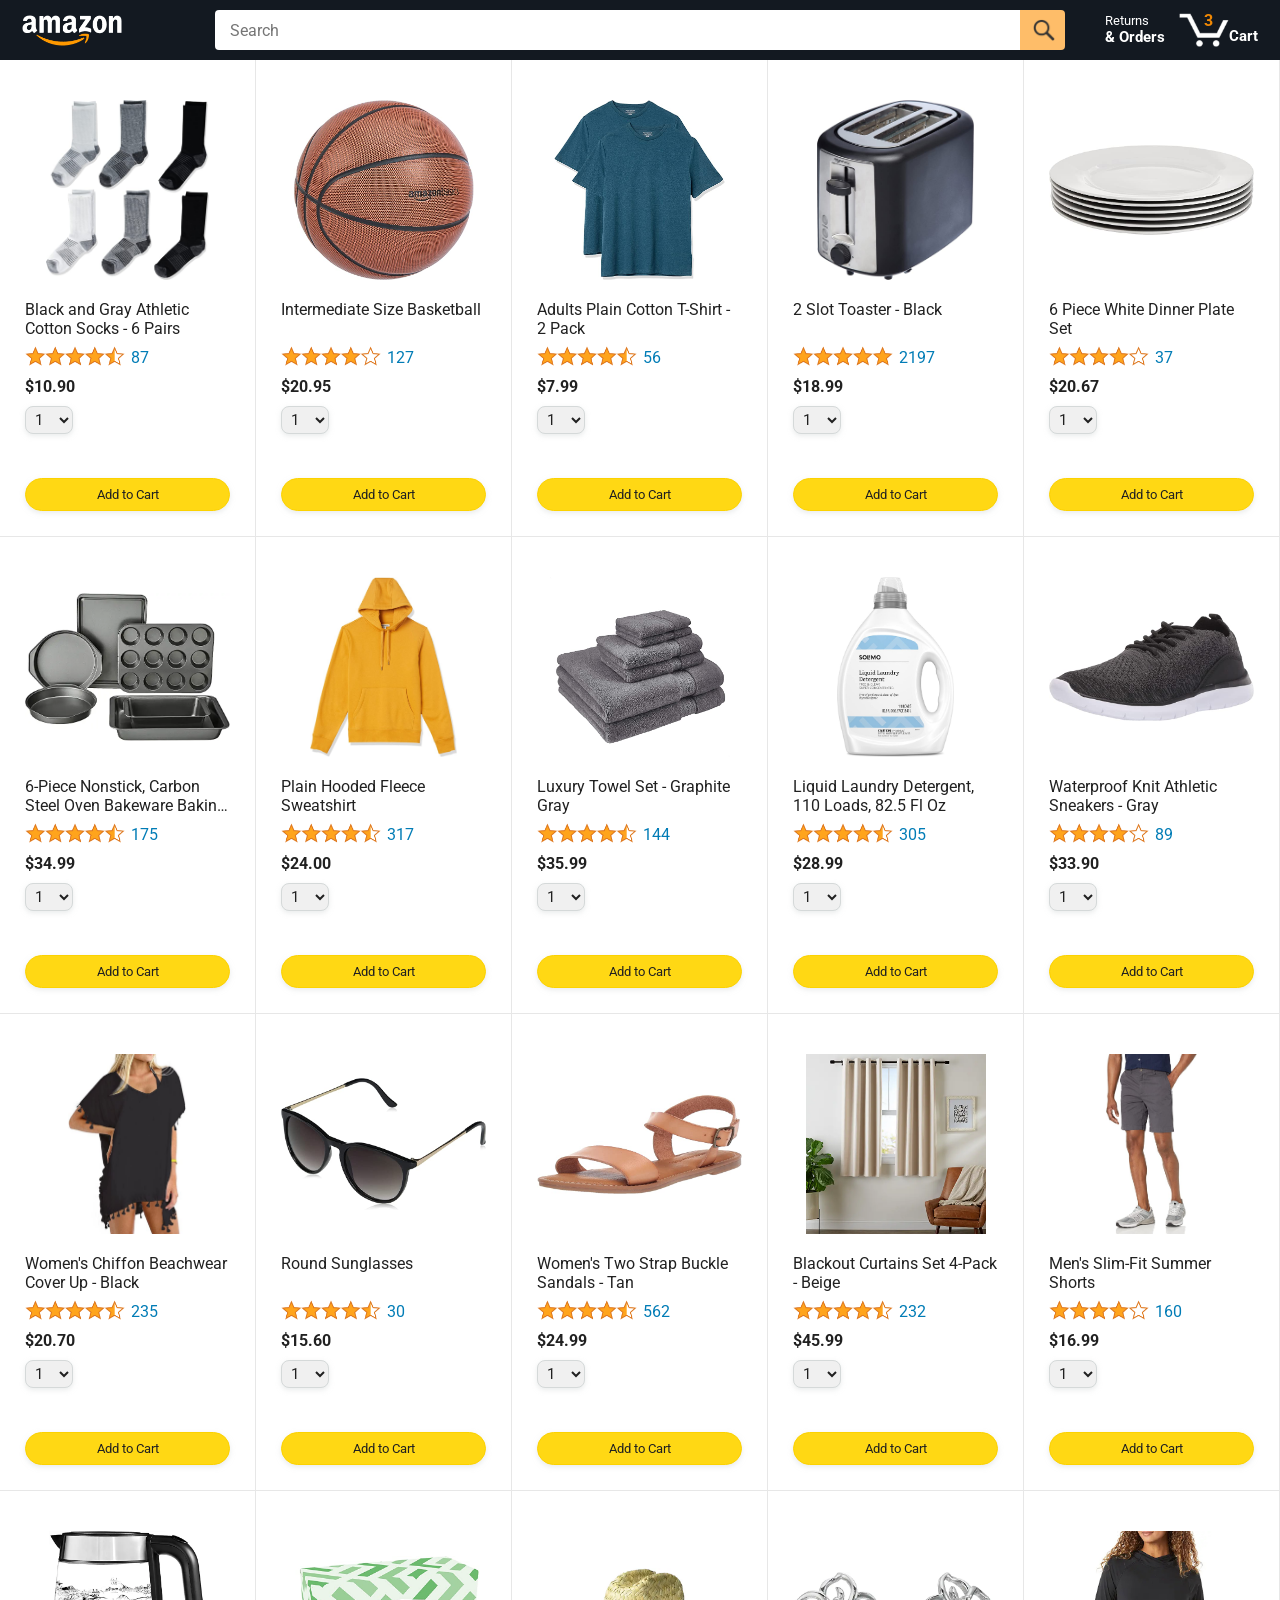
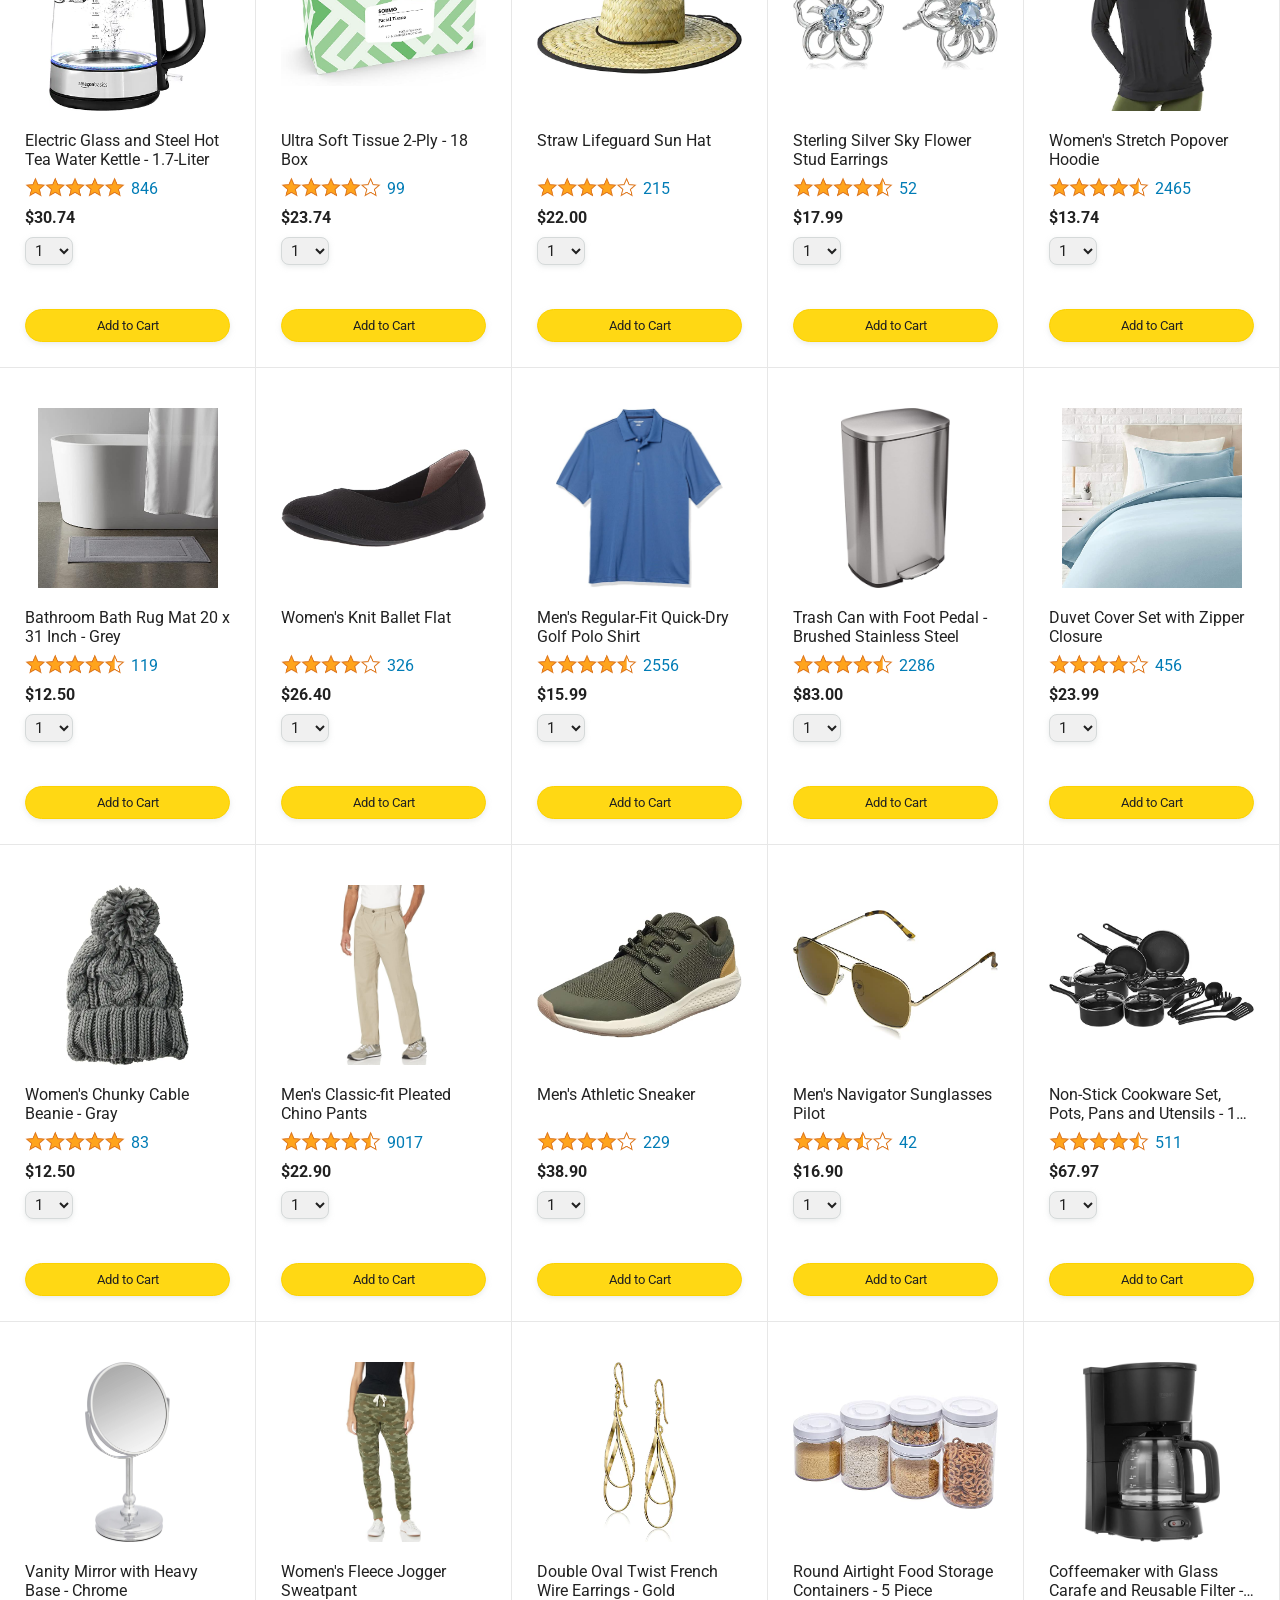
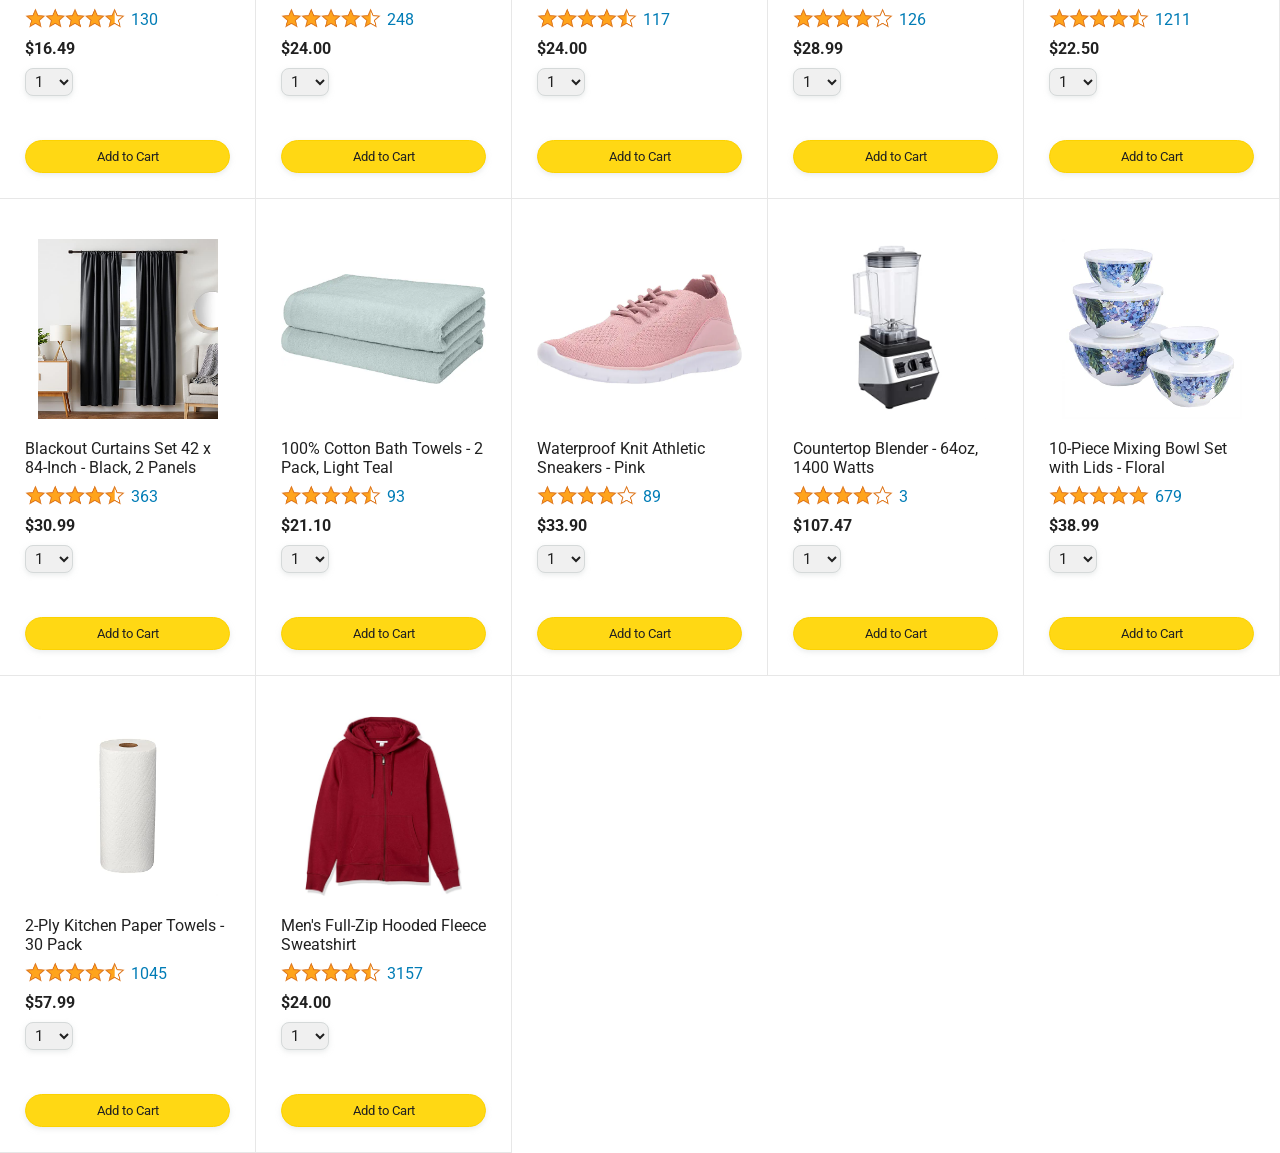
<file: index.html>
<!DOCTYPE html>
<html>
  <head>
    <title>Amazon Project</title>

    <!-- This code is needed for responsive design to work.
      (Responsive design = make the website look good on
      smaller screen sizes like a phone or a tablet). -->
    <meta name="viewport" content="width=device-width, initial-scale=1">

    <!-- Load a font called Roboto from Google Fonts. -->
    <link rel="preconnect" href="https://fonts.googleapis.com">
    <link rel="preconnect" href="https://fonts.gstatic.com" crossorigin>
    <link href="https://fonts.googleapis.com/css2?family=Roboto:wght@400;500;700&display=swap" rel="stylesheet">

    <!-- Here are the CSS files for this page. -->
    <link rel="stylesheet" href="styles/shared/general.css">
    <link rel="stylesheet" href="styles/shared/amazon-header.css">
    <link rel="stylesheet" href="styles/pages/style.css">
  </head>
  <body>
    <div class="amazon-header">
      <div class="amazon-header-left-section">
        <a href="./" class="header-link">
          <img class="amazon-logo"
            src="images/amazon-logo-white.png">
          <img class="amazon-mobile-logo"
            src="images/amazon-mobile-logo-white.png">
        </a>
      </div>

      <div class="amazon-header-middle-section">
        <input class="search-bar" type="text" placeholder="Search">

        <button class="search-button">
          <img class="search-icon" src="images/icons/search-icon.png">
        </button>
      </div>

      <div class="amazon-header-right-section">
        <a class="orders-link header-link" href="orders.html">
          <span class="returns-text">Returns</span>
          <span class="orders-text">& Orders</span>
        </a>

        <a class="cart-link header-link" href="checkout.html">
          <img class="cart-icon" src="images/icons/cart-icon.png">
          <div class="cart-quantity js-cart-quantity">0</div>
          <div class="cart-text">Cart</div>
        </a>
      </div>
    </div>

    <div class="main">
      <div class="products-grid " id="jsProductGrid">
        <div class="product-container">
      </div>
    </div>

    <!-- we used modules to access variable out a file -->
     <!-- we keep this file because its entry file -->
    <script type="module" src="scripts/index.js"></script>
  </body>
</html>
</file>
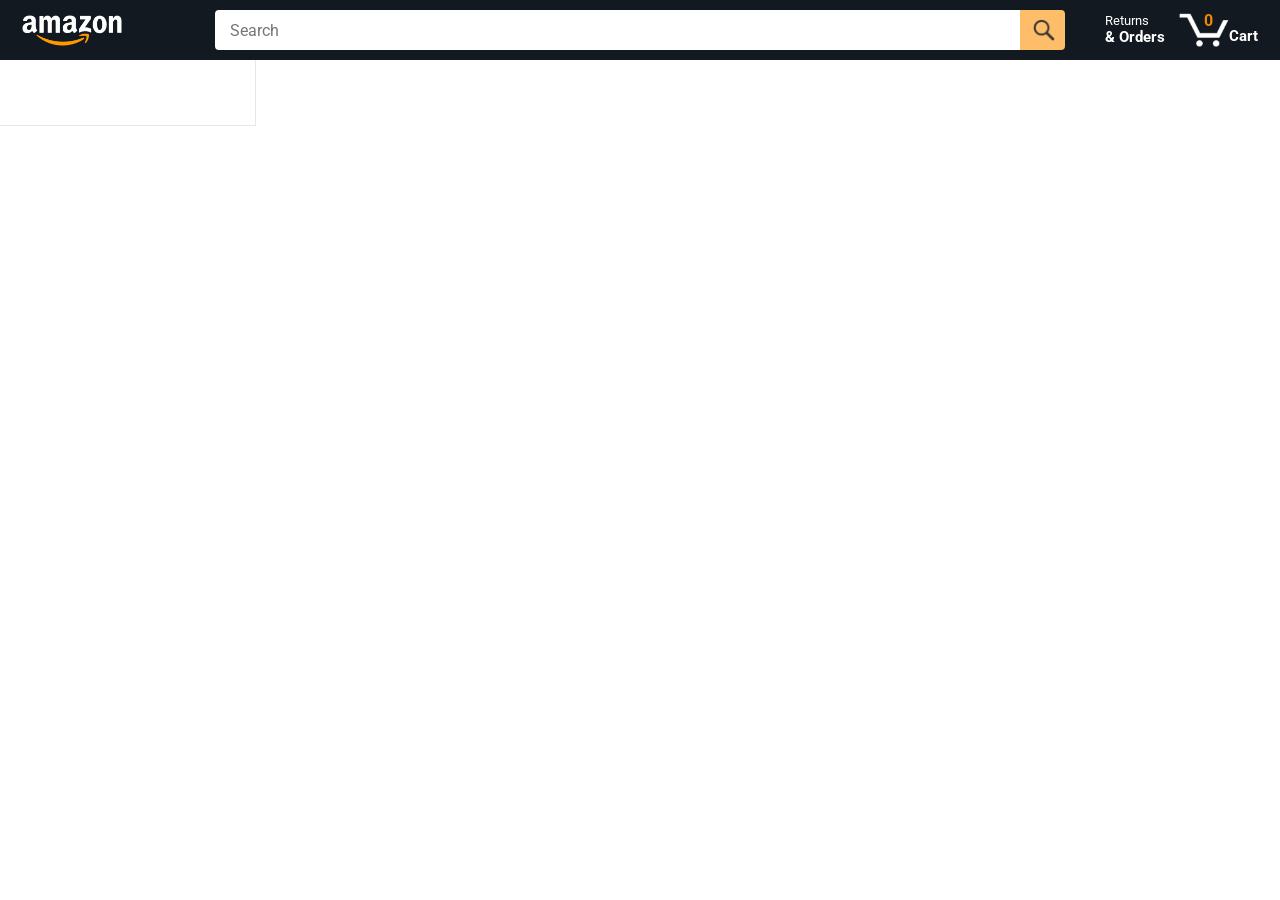
<file: amazon.html>
<!DOCTYPE html>
<html>
  <head>
    <title>Amazon Project</title>

    <!-- This code is needed for responsive design to work.
      (Responsive design = make the website look good on
      smaller screen sizes like a phone or a tablet). -->
    <meta name="viewport" content="width=device-width, initial-scale=1">

    <!-- Load a font called Roboto from Google Fonts. -->
    <link rel="preconnect" href="https://fonts.googleapis.com">
    <link rel="preconnect" href="https://fonts.gstatic.com" crossorigin>
    <link href="https://fonts.googleapis.com/css2?family=Roboto:wght@400;500;700&display=swap" rel="stylesheet">

    <!-- Here are the CSS files for this page. -->
    <link rel="stylesheet" href="styles/shared/general.css">
    <link rel="stylesheet" href="styles/shared/amazon-header.css">
    <link rel="stylesheet" href="styles/pages/amazon.css">
  </head>
  <body>
    <div class="amazon-header">
      <div class="amazon-header-left-section">
        <a href="amazon.html" class="header-link">
          <img class="amazon-logo"
            src="images/amazon-logo-white.png">
          <img class="amazon-mobile-logo"
            src="images/amazon-mobile-logo-white.png">
        </a>
      </div>

      <div class="amazon-header-middle-section">
        <input class="search-bar" type="text" placeholder="Search">

        <button class="search-button">
          <img class="search-icon" src="images/icons/search-icon.png">
        </button>
      </div>

      <div class="amazon-header-right-section">
        <a class="orders-link header-link" href="orders.html">
          <span class="returns-text">Returns</span>
          <span class="orders-text">& Orders</span>
        </a>

        <a class="cart-link header-link" href="checkout.html">
          <img class="cart-icon" src="images/icons/cart-icon.png">
          <div class="cart-quantity js-cart-quantity">0</div>
          <div class="cart-text">Cart</div>
        </a>
      </div>
    </div>

    <div class="main">
      <div class="products-grid " id="jsProductGrid">
        <div class="product-container">
      </div>
    </div>

    <script src="scripts/cart.js"></script>
    <script src="scripts/amazon.js"></script>
  </body>
</html>
</file>
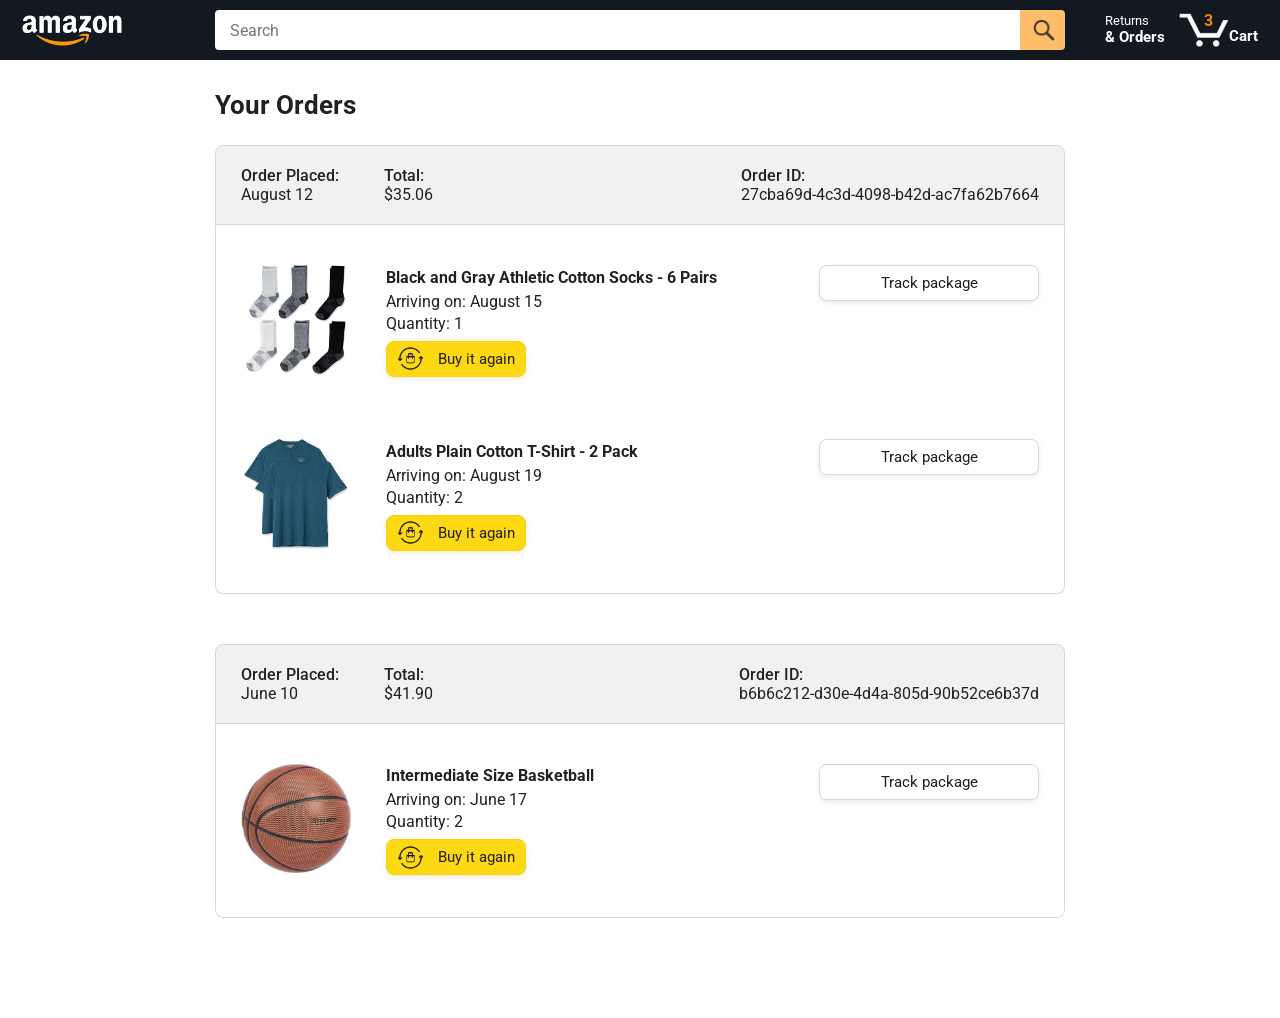
<file: orders.html>
<!DOCTYPE html>
<html>
  <head>
    <title>Orders</title>

    <!-- This code is needed for responsive design to work.
      (Responsive design = make the website look good on
      smaller screen sizes like a phone or a tablet). -->
    <meta name="viewport" content="width=device-width, initial-scale=1">

    <!-- Load a font called Roboto from Google Fonts. -->
    <link rel="preconnect" href="https://fonts.googleapis.com">
    <link rel="preconnect" href="https://fonts.gstatic.com" crossorigin>
    <link href="https://fonts.googleapis.com/css2?family=Roboto:wght@400;500;700&display=swap" rel="stylesheet">

    <!-- Here are the CSS files for this page. -->
    <link rel="stylesheet" href="styles/shared/general.css">
    <link rel="stylesheet" href="styles/shared/amazon-header.css">
    <link rel="stylesheet" href="styles/pages/orders.css">
  </head>
  <body>
    <div class="amazon-header">
      <div class="amazon-header-left-section">
        <a href="./" class="header-link">
          <img class="amazon-logo"
            src="images/amazon-logo-white.png">
          <img class="amazon-mobile-logo"
            src="images/amazon-mobile-logo-white.png">
        </a>
      </div>

      <div class="amazon-header-middle-section">
        <input class="search-bar" type="text" placeholder="Search">

        <button class="search-button">
          <img class="search-icon" src="images/icons/search-icon.png">
        </button>
      </div>

      <div class="amazon-header-right-section">
        <a class="orders-link header-link" href="orders.html">
          <span class="returns-text">Returns</span>
          <span class="orders-text">& Orders</span>
        </a>

        <a class="cart-link header-link" href="checkout.html">
          <img class="cart-icon" src="images/icons/cart-icon.png">
          <div class="cart-quantity">3</div>
          <div class="cart-text">Cart</div>
        </a>
      </div>
    </div>

    <div class="main">
      <div class="page-title">Your Orders</div>

      <div class="orders-grid">
        <div class="order-container">

          <div class="order-header">
            <div class="order-header-left-section">
              <div class="order-date">
                <div class="order-header-label">Order Placed:</div>
                <div>August 12</div>
              </div>
              <div class="order-total">
                <div class="order-header-label">Total:</div>
                <div>$35.06</div>
              </div>
            </div>

            <div class="order-header-right-section">
              <div class="order-header-label">Order ID:</div>
              <div>27cba69d-4c3d-4098-b42d-ac7fa62b7664</div>
            </div>
          </div>

          <div class="order-details-grid">
            <div class="product-image-container">
              <img src="images/products/athletic-cotton-socks-6-pairs.jpg">
            </div>

            <div class="product-details">
              <div class="product-name">
                Black and Gray Athletic Cotton Socks - 6 Pairs
              </div>
              <div class="product-delivery-date">
                Arriving on: August 15
              </div>
              <div class="product-quantity">
                Quantity: 1
              </div>
              <button class="buy-again-button button-primary">
                <img class="buy-again-icon" src="images/icons/buy-again.png">
                <span class="buy-again-message">Buy it again</span>
              </button>
            </div>

            <div class="product-actions">
              <a href="tracking.html">
                <button class="track-package-button button-secondary">
                  Track package
                </button>
              </a>
            </div>

            <div class="product-image-container">
              <img src="images/products/adults-plain-cotton-tshirt-2-pack-teal.jpg">
            </div>

            <div class="product-details">
              <div class="product-name">
                Adults Plain Cotton T-Shirt - 2 Pack
              </div>
              <div class="product-delivery-date">
                Arriving on: August 19
              </div>
              <div class="product-quantity">
                Quantity: 2
              </div>
              <button class="buy-again-button button-primary">
                <img class="buy-again-icon" src="images/icons/buy-again.png">
                <span class="buy-again-message">Buy it again</span>
              </button>
            </div>

            <div class="product-actions">
              <a href="tracking.html">
                <button class="track-package-button button-secondary">
                  Track package
                </button>
              </a>
            </div>
          </div>
        </div>

        <div class="order-container">

          <div class="order-header">
            <div class="order-header-left-section">
              <div class="order-date">
                <div class="order-header-label">Order Placed:</div>
                <div>June 10</div>
              </div>
              <div class="order-total">
                <div class="order-header-label">Total:</div>
                <div>$41.90</div>
              </div>
            </div>

            <div class="order-header-right-section">
              <div class="order-header-label">Order ID:</div>
              <div>b6b6c212-d30e-4d4a-805d-90b52ce6b37d</div>
            </div>
          </div>

          <div class="order-details-grid">
            <div class="product-image-container">
              <img src="images/products/intermediate-composite-basketball.jpg">
            </div>

            <div class="product-details">
              <div class="product-name">
                Intermediate Size Basketball
              </div>
              <div class="product-delivery-date">
                Arriving on: June 17
              </div>
              <div class="product-quantity">
                Quantity: 2
              </div>
              <button class="buy-again-button button-primary">
                <img class="buy-again-icon" src="images/icons/buy-again.png">
                <span class="buy-again-message">Buy it again</span>
              </button>
            </div>

            <div class="product-actions">
              <a href="tracking.html">
                <button class="track-package-button button-secondary">
                  Track package
                </button>
              </a>
            </div>
          </div>
        </div>
      </div>
    </div>
  </body>
</html>
</file>
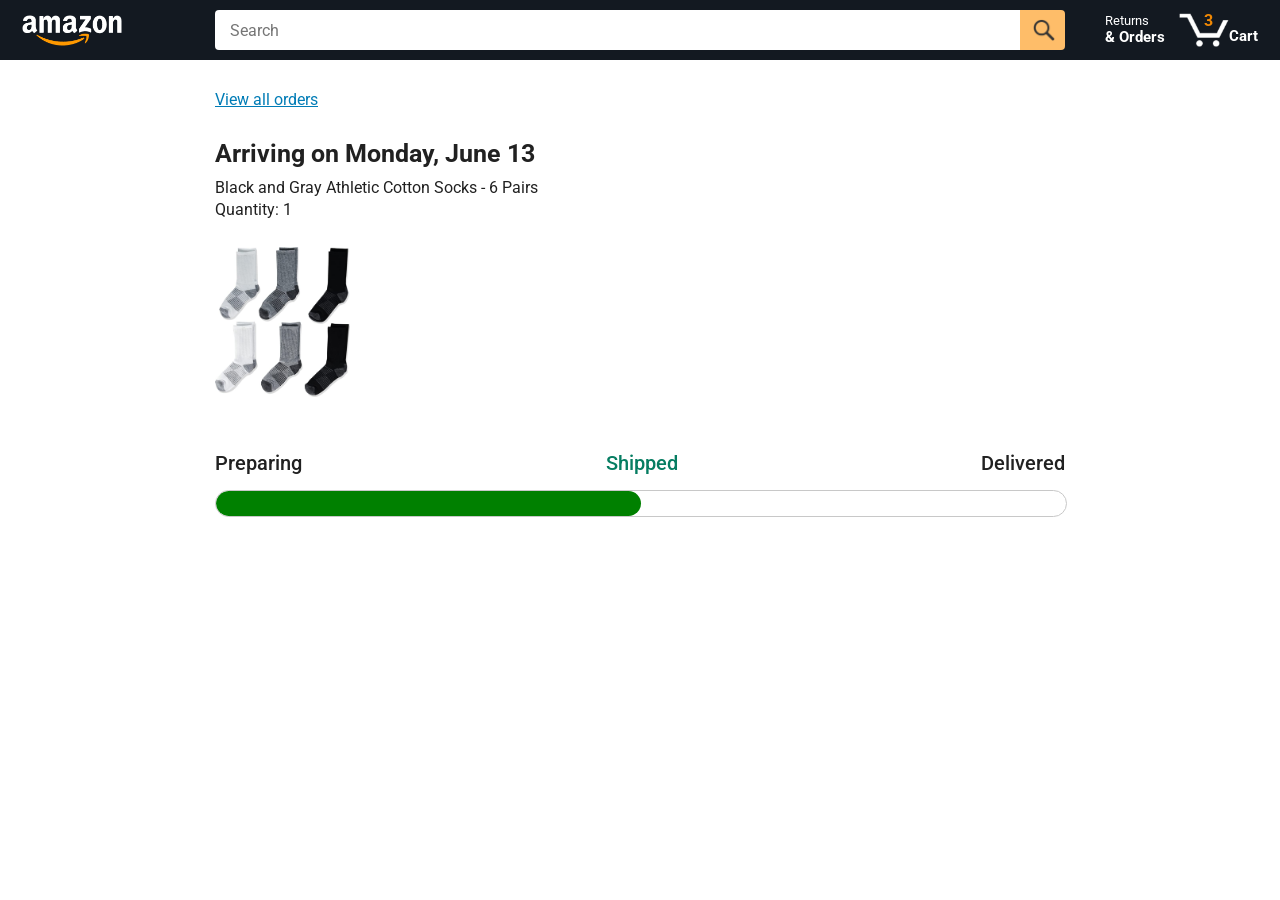
<file: tracking.html>
<!DOCTYPE html>
<html>
  <head>
    <title>Tracking</title>

    <!-- This code is needed for responsive design to work.
      (Responsive design = make the website look good on
      smaller screen sizes like a phone or a tablet). -->
    <meta name="viewport" content="width=device-width, initial-scale=1">

    <!-- Load a font called Roboto from Google Fonts. -->
    <link rel="preconnect" href="https://fonts.googleapis.com">
    <link rel="preconnect" href="https://fonts.gstatic.com" crossorigin>
    <link href="https://fonts.googleapis.com/css2?family=Roboto:wght@400;500;700&display=swap" rel="stylesheet">

    <!-- Here are the CSS files for this page. -->
    <link rel="stylesheet" href="styles/shared/general.css">
    <link rel="stylesheet" href="styles/shared/amazon-header.css">
    <link rel="stylesheet" href="styles/pages/tracking.css">
  </head>
  <body>
    <div class="amazon-header">
      <div class="amazon-header-left-section">
        <a href="amazon.html" class="header-link">
          <img class="amazon-logo"
            src="images/amazon-logo-white.png">
          <img class="amazon-mobile-logo"
            src="images/amazon-mobile-logo-white.png">
        </a>
      </div>

      <div class="amazon-header-middle-section">
        <input class="search-bar" type="text" placeholder="Search">

        <button class="search-button">
          <img class="search-icon" src="images/icons/search-icon.png">
        </button>
      </div>

      <div class="amazon-header-right-section">
        <a class="orders-link header-link" href="orders.html">
          <span class="returns-text">Returns</span>
          <span class="orders-text">& Orders</span>
        </a>

        <a class="cart-link header-link" href="checkout.html">
          <img class="cart-icon" src="images/icons/cart-icon.png">
          <div class="cart-quantity">3</div>
          <div class="cart-text">Cart</div>
        </a>
      </div>
    </div>

    <div class="main">
      <div class="order-tracking">
        <a class="back-to-orders-link link-primary" href="orders.html">
          View all orders
        </a>

        <div class="delivery-date">
          Arriving on Monday, June 13
        </div>

        <div class="product-info">
          Black and Gray Athletic Cotton Socks - 6 Pairs
        </div>

        <div class="product-info">
          Quantity: 1
        </div>

        <img class="product-image" src="images/products/athletic-cotton-socks-6-pairs.jpg">

        <div class="progress-labels-container">
          <div class="progress-label">
            Preparing
          </div>
          <div class="progress-label current-status">
            Shipped
          </div>
          <div class="progress-label">
            Delivered
          </div>
        </div>

        <div class="progress-bar-container">
          <div class="progress-bar"></div>
        </div>
      </div>
    </div>
  </body>
</html>
</file>
<file: styles/shared/general.css>
body {
  font-family: Roboto, Arial;
  color: rgb(33, 33, 33);
  /* The <body> element has a default margin of 8px
     on all sides. This removes the default margins. */
  margin: 0;
}

/* <p> elements have a default margin on the top
   and bottom. This removes the default margins. */
p {
  margin: 0;
}

button {
  cursor: pointer;
}

select {
  cursor: pointer;
}

input, select, button {
  font-family: Roboto, Arial;
}

.button-primary {
  color: rgb(33, 33, 33);
  background-color: rgb(255, 216, 20);
  border: 1px solid rgb(252, 210, 0);
  border-radius: 8px;
  cursor: pointer;
  box-shadow: 0 2px 5px rgba(213, 217, 217, 0.5);
}

.button-primary:hover {
  background-color: rgb(247, 202, 0);
  border: 1px solid rgb(242, 194, 0);
}

.button-primary:active {
  background: rgb(255, 216, 20);
  border-color: rgb(252, 210, 0);
  box-shadow: none;
}

.button-secondary {
  color: rgb(33, 33, 33);
  background: white;
  border: 1px solid rgb(213, 217, 217);
  border-radius: 8px;
  cursor: pointer;
  box-shadow: 0 2px 5px rgba(213, 217, 217, 0.5);
}

.button-secondary:hover {
  background-color: rgb(247, 250, 250);
}

.button-secondary:active {
  background-color: rgb(237, 253, 255);
  box-shadow: none;
}

/* These styles will limit text to 2 lines. Anything
   beyond 2 lines will be replaced with "..."
   You can find this code by using an A.I. tool or by
   searching in Google.
   https://css-tricks.com/almanac/properties/l/line-clamp/ */
.limit-text-to-2-lines {
  display: -webkit-box;
  -webkit-line-clamp: 2;
  -webkit-box-orient: vertical;
  overflow: hidden;
}

.link-primary {
  color: rgb(1, 124, 182);
  cursor: pointer;
}

.link-primary:hover {
  color: rgb(196, 80, 0);
}

/* Styles for dropdown selectors. */
select {
  color: rgb(33, 33, 33);
  background-color: rgb(240, 240, 240);
  border: 1px solid rgb(213, 217, 217);
  border-radius: 8px;
  padding: 3px 5px;
  font-size: 15px;
  cursor: pointer;
  box-shadow: 0 2px 5px rgba(213, 217, 217, 0.5);
}

select:focus,
input:focus {
  outline: 2px solid rgb(255, 153, 0);
}
</file>
<file: styles/shared/amazon-header.css>
.amazon-header {
  background-color: rgb(19, 25, 33);
  color: white;
  padding-left: 15px;
  padding-right: 15px;

  display: flex;
  align-items: center;
  justify-content: space-between;

  position: fixed;
  top: 0;
  left: 0;
  right: 0;
  height: 60px;
}

.amazon-header-left-section {
  width: 180px;
}

@media (max-width: 800px) {
  .amazon-header-left-section {
    width: unset;
  }
}

.header-link {
  display: inline-block;
  padding: 6px;
  border-radius: 2px;
  cursor: pointer;
  text-decoration: none;
  border: 1px solid rgba(0, 0, 0, 0);
}

.header-link:hover {
  border: 1px solid white;
}

.amazon-logo {
  width: 100px;
  margin-top: 5px;
}

.amazon-mobile-logo {
  display: none;
}

@media (max-width: 575px) {
  .amazon-logo {
    display: none;
  }

  .amazon-mobile-logo {
    display: block;
    height: 35px;
    margin-top: 5px;
  }
}

.amazon-header-middle-section {
  flex: 1;
  max-width: 850px;
  margin-left: 10px;
  margin-right: 10px;
  display: flex;
}

.search-bar {
  flex: 1;
  width: 0;
  font-size: 16px;
  height: 38px;
  padding-left: 15px;
  border: none;
  border-top-left-radius: 4px;
  border-bottom-left-radius: 4px;
  border-top-right-radius: 0;
  border-bottom-right-radius: 0;
}

.search-button {
  background-color: rgb(254, 189, 105);
  border: none;
  width: 45px;
  height: 40px;
  border-top-right-radius: 4px;
  border-bottom-right-radius: 4px;
  flex-shrink: 0;
}

.search-icon {
  height: 22px;
  margin-left: 2px;
  margin-top: 3px;
}

.amazon-header-right-section {
  width: 180px;
  flex-shrink: 0;
  display: flex;
  justify-content: end;
}

.orders-link {
  color: white;
}

.returns-text {
  display: block;
  font-size: 13px;
}

.orders-text {
  display: block;
  font-size: 15px;
  font-weight: 700;
}

.cart-link {
  color: white;
  display: flex;
  align-items: center;
  position: relative;
}

.cart-icon {
  width: 50px;
}

.cart-text {
  margin-top: 12px;
  font-size: 15px;
  font-weight: 700;
}

.cart-quantity {
  color: rgb(240, 136, 4);
  font-size: 16px;
  font-weight: 700;

  position: absolute;
  top: 4px;
  left: 22px;
  
  width: 26px;
  text-align: center;
}
</file>
<file: styles/pages/style.css>
.main {
  margin-top: 60px;
}

.products-grid {
  display: grid;

  /* - In CSS Grid, 1fr means a column will take up the
       remaining space in the grid.
     - If we write 1fr 1fr ... 1fr; 8 times, this will
       divide the grid into 8 columns, each taking up an
       equal amount of the space.
     - repeat(8, 1fr); is a shortcut for repeating "1fr"
       8 times (instead of typing out "1fr" 8 times).
       repeat(...) is a special property that works with
       display: grid; */
  grid-template-columns: repeat(8, 1fr);
}

/* @media is used to create responsive design (making the
   website look good on any screen size). This @media
   means when the screen width is 2000px or less, we
   will divide the grid into 7 columns instead of 8. */
@media (max-width: 2000px) {
  .products-grid {
    grid-template-columns: repeat(7, 1fr);
  }
}

/* This @media means when the screen width is 1600px or
   less, we will divide the grid into 6 columns. */
@media (max-width: 1600px) {
  .products-grid {
    grid-template-columns: repeat(6, 1fr);
  }
}

@media (max-width: 1300px) {
  .products-grid {
    grid-template-columns: repeat(5, 1fr);
  }
}

@media (max-width: 1000px) {
  .products-grid {
    grid-template-columns: repeat(4, 1fr);
  }
}

@media (max-width: 800px) {
  .products-grid {
    grid-template-columns: repeat(3, 1fr);
  }
}

@media (max-width: 575px) {
  .products-grid {
    grid-template-columns: repeat(2, 1fr);
  }
}

@media (max-width: 450px) {
  .products-grid {
    grid-template-columns: 1fr;
  }
}

.product-container {
  padding-top: 40px;
  padding-bottom: 25px;
  padding-left: 25px;
  padding-right: 25px;

  border-right: 1px solid rgb(231, 231, 231);
  border-bottom: 1px solid rgb(231, 231, 231);

  display: flex;
  flex-direction: column;
}

.product-image-container {
  display: flex;
  justify-content: center;
  align-items: center;

  height: 180px;
  margin-bottom: 20px;
}

.product-image {
  /* Images will overflow their container by default. To
    prevent this, we set max-width and max-height to 100%
    so they stay inside their container. */
  max-width: 100%;
  max-height: 100%;
}

.product-name {
  height: 40px;
  margin-bottom: 5px;
}

.product-rating-container {
  display: flex;
  align-items: center;
  margin-bottom: 10px;
}

.product-rating-stars {
  width: 100px;
  margin-right: 6px;
}

.product-rating-count {
  color: rgb(1, 124, 182);
  cursor: pointer;
  margin-top: 3px;
}

.product-price {
  font-weight: 700;
  margin-bottom: 10px;
}

.product-quantity-container {
  margin-bottom: 17px;
}

.product-spacer {
  flex: 1;
}

.added-to-cart {
  color: rgb(6, 125, 98);
  font-size: 16px;

  display: flex;
  align-items: center;
  margin-bottom: 8px;

  /* At first, the "Added to cart" message will
     be invisible. Use JavaScript to change the
     opacity and make it visible. */
  opacity: 0;
}

.added-to-cart-active{
    opacity: 1;
}

.added-to-cart img {
  height: 20px;
  margin-right: 5px;
}

.add-to-cart-button {
  width: 100%;
  padding: 8px;
  border-radius: 50px;
}

a{
    outline: none;
}

.quantity-input-style{
    width: 50px;
    margin-right: 10px;
}

.quantity-input-style:focus {
    outline: none;
}
</file>
<file: styles/pages/amazon.css>
.main {
  margin-top: 60px;
}

.products-grid {
  display: grid;

  /* - In CSS Grid, 1fr means a column will take up the
       remaining space in the grid.
     - If we write 1fr 1fr ... 1fr; 8 times, this will
       divide the grid into 8 columns, each taking up an
       equal amount of the space.
     - repeat(8, 1fr); is a shortcut for repeating "1fr"
       8 times (instead of typing out "1fr" 8 times).
       repeat(...) is a special property that works with
       display: grid; */
  grid-template-columns: repeat(8, 1fr);
}

/* @media is used to create responsive design (making the
   website look good on any screen size). This @media
   means when the screen width is 2000px or less, we
   will divide the grid into 7 columns instead of 8. */
@media (max-width: 2000px) {
  .products-grid {
    grid-template-columns: repeat(7, 1fr);
  }
}

/* This @media means when the screen width is 1600px or
   less, we will divide the grid into 6 columns. */
@media (max-width: 1600px) {
  .products-grid {
    grid-template-columns: repeat(6, 1fr);
  }
}

@media (max-width: 1300px) {
  .products-grid {
    grid-template-columns: repeat(5, 1fr);
  }
}

@media (max-width: 1000px) {
  .products-grid {
    grid-template-columns: repeat(4, 1fr);
  }
}

@media (max-width: 800px) {
  .products-grid {
    grid-template-columns: repeat(3, 1fr);
  }
}

@media (max-width: 575px) {
  .products-grid {
    grid-template-columns: repeat(2, 1fr);
  }
}

@media (max-width: 450px) {
  .products-grid {
    grid-template-columns: 1fr;
  }
}

.product-container {
  padding-top: 40px;
  padding-bottom: 25px;
  padding-left: 25px;
  padding-right: 25px;

  border-right: 1px solid rgb(231, 231, 231);
  border-bottom: 1px solid rgb(231, 231, 231);

  display: flex;
  flex-direction: column;
}

.product-image-container {
  display: flex;
  justify-content: center;
  align-items: center;

  height: 180px;
  margin-bottom: 20px;
}

.product-image {
  /* Images will overflow their container by default. To
    prevent this, we set max-width and max-height to 100%
    so they stay inside their container. */
  max-width: 100%;
  max-height: 100%;
}

.product-name {
  height: 40px;
  margin-bottom: 5px;
}

.product-rating-container {
  display: flex;
  align-items: center;
  margin-bottom: 10px;
}

.product-rating-stars {
  width: 100px;
  margin-right: 6px;
}

.product-rating-count {
  color: rgb(1, 124, 182);
  cursor: pointer;
  margin-top: 3px;
}

.product-price {
  font-weight: 700;
  margin-bottom: 10px;
}

.product-quantity-container {
  margin-bottom: 17px;
}

.product-spacer {
  flex: 1;
}

.added-to-cart {
  color: rgb(6, 125, 98);
  font-size: 16px;

  display: flex;
  align-items: center;
  margin-bottom: 8px;

  /* At first, the "Added to cart" message will
     be invisible. Use JavaScript to change the
     opacity and make it visible. */
  opacity: 0;
}

.added-to-cart img {
  height: 20px;
  margin-right: 5px;
}

.add-to-cart-button {
  width: 100%;
  padding: 8px;
  border-radius: 50px;
}

a{
    outline: none;
}
</file>
<file: styles/pages/orders.css>
.main {
  max-width: 850px;
  margin-top: 90px;
  margin-bottom: 100px;
  padding-left: 20px;
  padding-right: 20px;

  /* margin-left: auto;
     margin-right auto;
     Is a trick for centering an element horizontally
     without needing a container. */
  margin-left: auto;
  margin-right: auto;
}

.page-title {
  font-weight: 700;
  font-size: 26px;
  margin-bottom: 25px;
}

.orders-grid {
  display: grid;
  grid-template-columns: 1fr;
  row-gap: 50px;
}

.order-header {
  background-color: rgb(240, 242, 242);
  border: 1px solid rgb(213, 217, 217);

  display: flex;
  align-items: center;
  justify-content: space-between;

  padding: 20px 25px;
  border-top-left-radius: 8px;
  border-top-right-radius: 8px;
}

.order-header-left-section {
  display: flex;
  flex-shrink: 0;
}

.order-header-label {
  font-weight: 500;
}

.order-date,
.order-total {
  margin-right: 45px;
}

.order-header-right-section {
  flex-shrink: 1;
}

@media (max-width: 575px) {
  .order-header {
    flex-direction: column;
    align-items: start;
    line-height: 23px;
    padding: 15px;
  }

  .order-header-left-section {
    flex-direction: column;
  }

  .order-header-label {
    margin-right: 5px;
  }

  .order-date,
  .order-total {
    display: grid;
    grid-template-columns: auto 1fr;
    margin-right: 0;
  }

  .order-header-right-section {
    display: grid;
    grid-template-columns: auto 1fr;
  }
}

.order-details-grid {
  padding: 40px 25px;
  border: 1px solid rgb(213, 217, 217);
  border-top: none;
  border-bottom-left-radius: 8px;
  border-bottom-right-radius: 8px;

  display: grid;
  grid-template-columns: 110px 1fr 220px;
  column-gap: 35px;
  row-gap: 60px;
  align-items: center;
}

@media (max-width: 800px) {
  .order-details-grid {
    grid-template-columns: 110px 1fr;
    row-gap: 0;
    padding-bottom: 8px;
  }
}

@media (max-width: 450px) {
  .order-details-grid {
    grid-template-columns: 1fr;
  }
}

.product-image-container {
  text-align: center;
}

.product-image-container img {
  max-width: 110px;
  max-height: 110px;
}

.product-name {
  font-weight: 700;
  margin-bottom: 5px;
}

.product-delivery-date {
  margin-bottom: 3px;
}

.product-quantity {
  margin-bottom: 8px;
}

.buy-again-button {
  font-size: 15px;
  width: 140px;
  height: 36px;
  border-radius: 8px;

  display: flex;
  align-items: center;
  justify-content: center;
}

.buy-again-icon {
  width: 25px;
  margin-right: 15px;
}

.product-actions {
  align-self: start;
}

.track-package-button {
  width: 100%;
  font-size: 15px;
  padding: 8px;
}

@media (max-width: 800px) {
  .buy-again-button {
    margin-bottom: 10px;
  }

  .product-actions {
    /* grid-column: 2 means this element will be placed
       in column 2 in the grid. (Normally, the column that
       an element is placed in is determined by the order
       of the elements in the HTML. grid-column overrides
       this default ordering). */
    grid-column: 2;
    margin-bottom: 30px;
  }

  .track-package-button {
    width: 140px;
  }
}

@media (max-width: 450px) {
  .product-image-container {
    text-align: center;
    margin-bottom: 25px;
  }

  .product-image-container img {
    max-width: 150px;
    max-height: 150px;
  }

  .product-name {
    margin-bottom: 10px;
  }

  .product-quantity {
    margin-bottom: 15px;
  }

  .buy-again-button {
    width: 100%;
    margin-bottom: 15px;
  }

  .product-actions {
    /* grid-column: auto; undos grid-column: 2; from above.
       This element will now be placed in its normal column
       in the grid. */
    grid-column: auto;
    margin-bottom: 70px;
  }

  .track-package-button {
    width: 100%;
    padding: 12px;
  }
}
</file>
<file: styles/pages/tracking.css>
.main {
  max-width: 850px;
  margin-top: 90px;
  margin-bottom: 100px;
  padding-left: 30px;
  padding-right: 30px;

  /* margin-left: auto;
     margin-right auto;
     Is a trick for centering an element horizontally
     without needing a container. */
  margin-left: auto;
  margin-right: auto;
}

.back-to-orders-link {
  display: inline-block;
  margin-bottom: 30px;
}

.delivery-date {
  font-size: 25px;
  font-weight: 700;
  margin-bottom: 10px;
}

.product-info {
  margin-bottom: 3px;
}

.product-image {
  max-width: 150px;
  max-height: 150px;
  margin-top: 25px;
  margin-bottom: 50px;
}

.progress-labels-container {
  display: flex;
  justify-content: space-between;
  font-size: 20px;
  font-weight: 500;
  margin-bottom: 15px;
}

.current-status {
  color: rgb(6, 125, 98);
}

@media (max-width: 575px) {
  .progress-labels-container {
    font-size: 16px;
  }
}

@media (max-width: 450px) {
  .progress-labels-container {
    flex-direction: column;
    margin-bottom: 5px;
  }

  .progress-label {
    margin-bottom: 3px;
  }
}

.progress-bar-container {
  height: 25px;
  width: 100%;

  border: 1px solid rgb(200, 200, 200);
  border-radius: 50px;
  overflow: hidden;
}

.progress-bar {
  height: 100%;
  background-color: green;
  border-radius: 50px;
  width: 50%;
}
</file>
